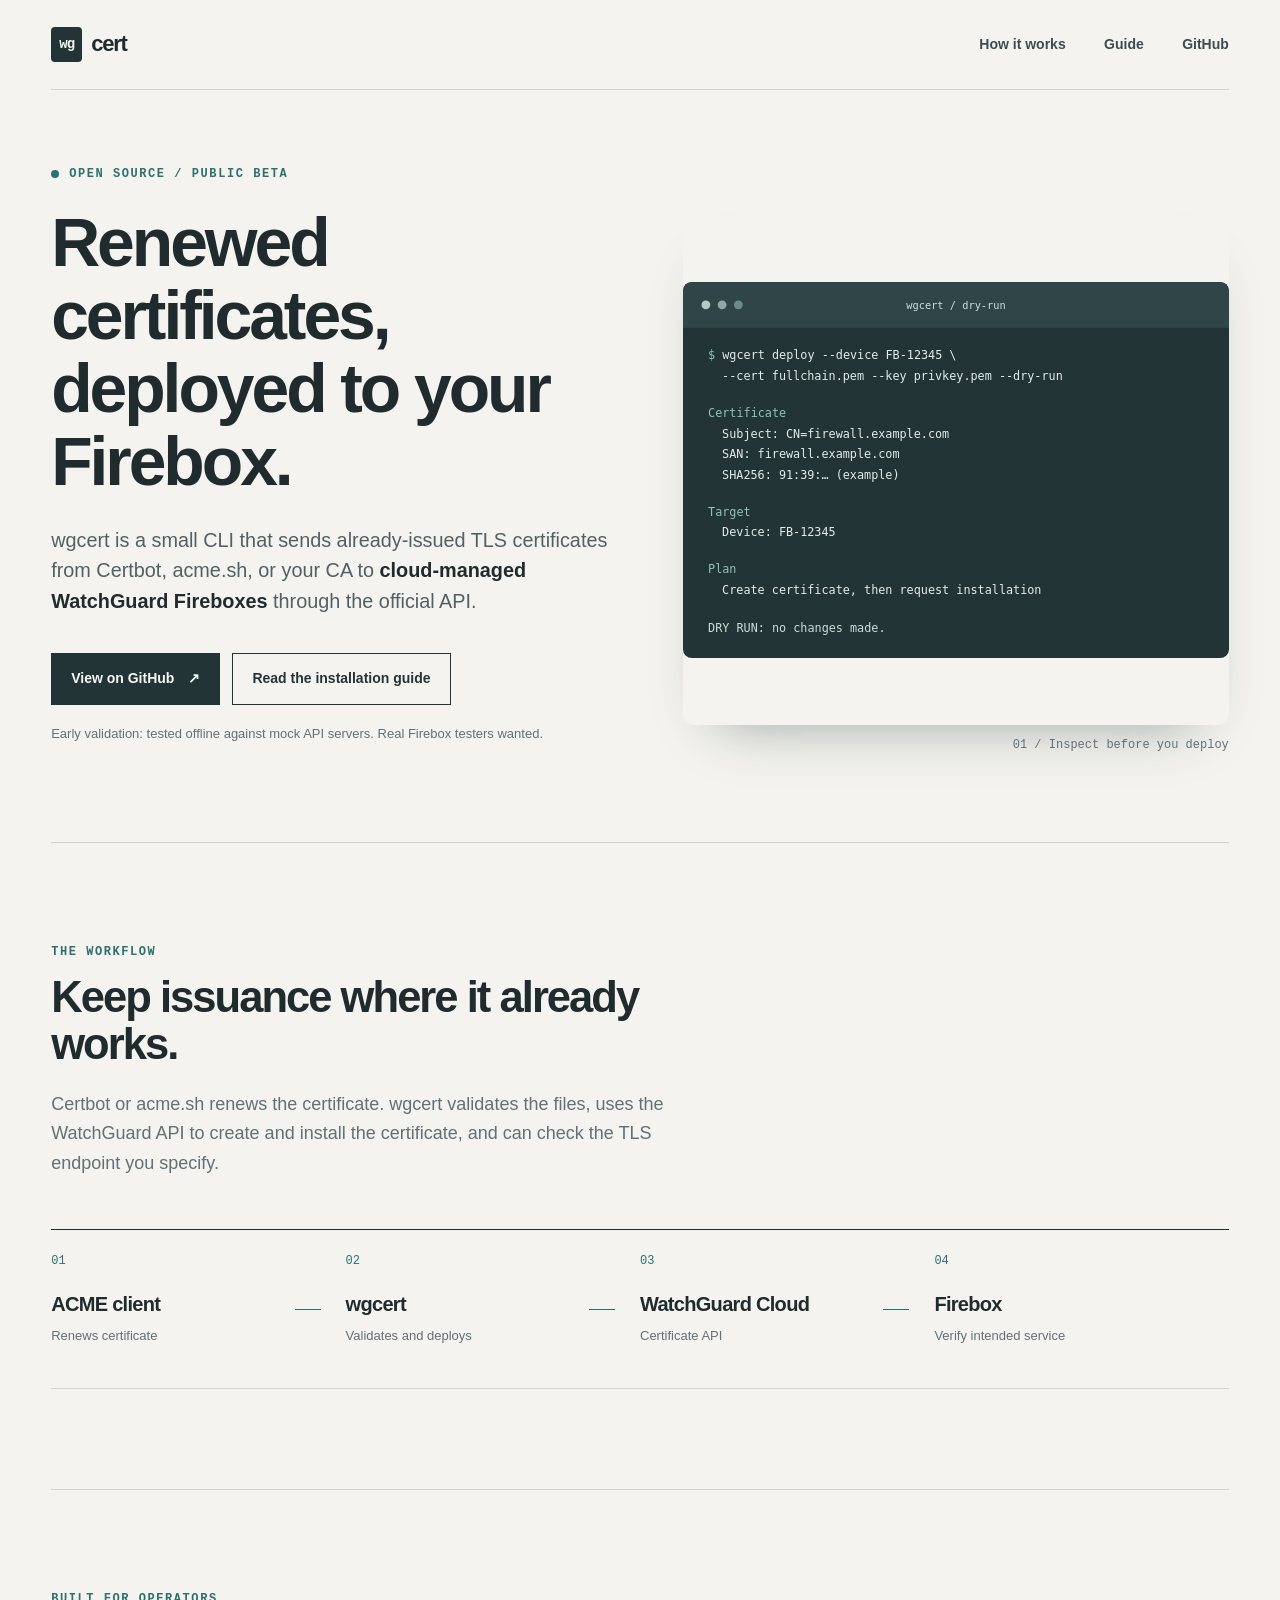
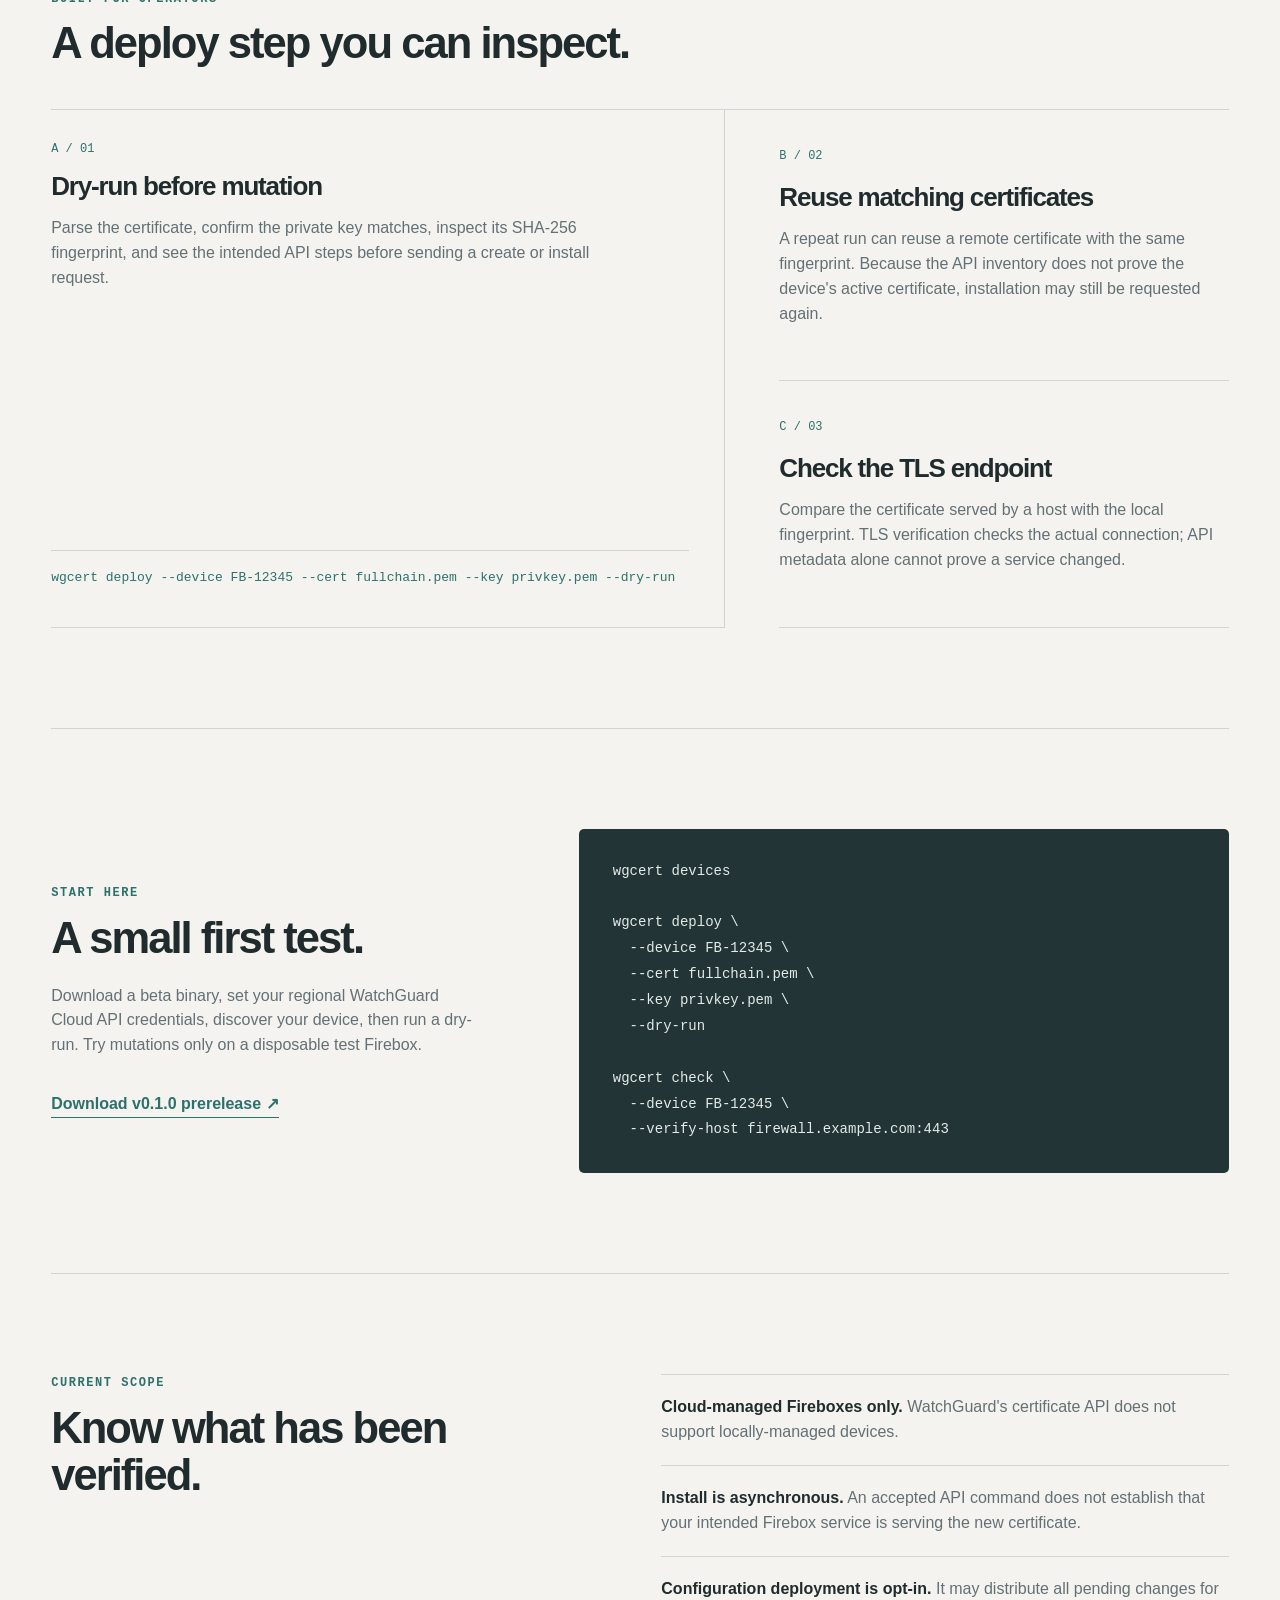
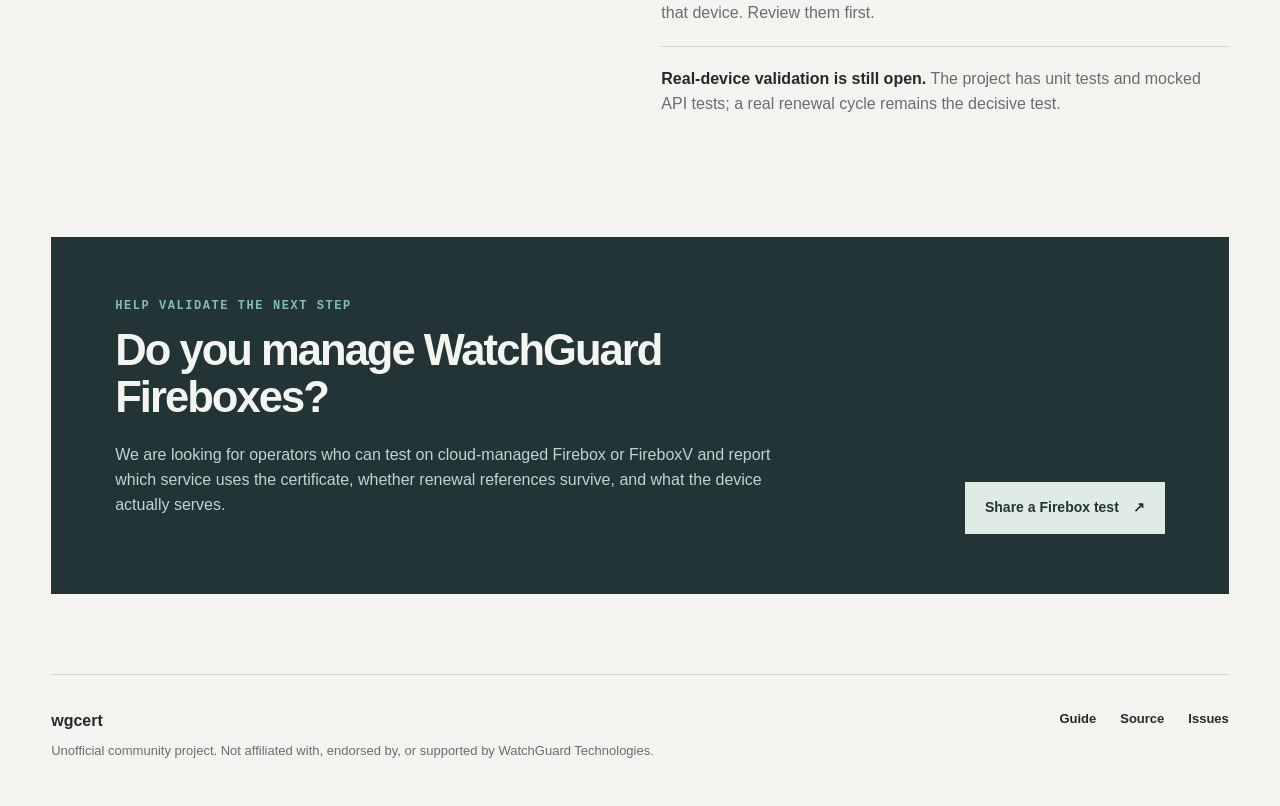
<file: site/index.html>
<!doctype html>
<html lang="en">
<head>
  <meta charset="utf-8">
  <meta name="viewport" content="width=device-width, initial-scale=1">
  <meta name="theme-color" content="#f4f3ef">
  <title>WatchGuard Firebox ACME certificate deployment | wgcert</title>
  <meta name="description" content="Deploy renewed Let's Encrypt and ACME TLS certificates to cloud-managed WatchGuard Fireboxes with wgcert, an open-source Go CLI. Public beta seeking Firebox testers.">
  <link rel="canonical" href="https://eliazv.github.io/watchguard-acme-deploy/">
  <meta property="og:type" content="website">
  <meta property="og:title" content="wgcert — ACME certificate deployment for WatchGuard Firebox">
  <meta property="og:description" content="A small open-source CLI connecting Certbot or acme.sh to cloud-managed Fireboxes through the official WatchGuard API.">
  <meta property="og:url" content="https://eliazv.github.io/watchguard-acme-deploy/">
  <meta property="og:image" content="https://eliazv.github.io/watchguard-acme-deploy/terminal.svg">
  <link rel="stylesheet" href="style.css">
</head>
<body>
  <div class="site-shell">
    <header class="topbar">
      <a class="brand" href="./" aria-label="wgcert home"><span class="brand-mark">wg</span><span>cert</span></a>
      <nav aria-label="Main navigation"><a href="#how-it-works">How it works</a><a href="guide.html">Guide</a><a href="https://github.com/eliazv/watchguard-acme-deploy" rel="noopener noreferrer">GitHub</a></nav>
    </header>

    <main>
      <section class="hero" aria-labelledby="hero-title">
        <div class="hero-copy">
          <div class="eyebrow"><span class="signal"></span> OPEN SOURCE / PUBLIC BETA</div>
          <h1 id="hero-title">Renewed certificates, deployed to your Firebox.</h1>
          <p class="lead">wgcert is a small CLI that sends already-issued TLS certificates from Certbot, acme.sh, or your CA to <strong>cloud-managed WatchGuard Fireboxes</strong> through the official API.</p>
          <div class="hero-actions"><a class="button primary" href="https://github.com/eliazv/watchguard-acme-deploy" rel="noopener noreferrer">View on GitHub <span aria-hidden="true">↗</span></a><a class="button secondary" href="guide.html">Read the installation guide</a></div>
          <p class="hero-note">Early validation: tested offline against mock API servers. Real Firebox testers wanted.</p>
        </div>
        <div class="hero-visual"><img src="terminal.svg" alt="Illustrative terminal output showing wgcert dry-run certificate metadata and a mutation-free deployment plan" width="740" height="510"><span class="visual-caption">01 / Inspect before you deploy</span></div>
      </section>

      <section id="how-it-works" class="section process" aria-labelledby="process-title">
        <div class="section-heading"><p class="kicker">THE WORKFLOW</p><h2 id="process-title">Keep issuance where it already works.</h2><p>Certbot or acme.sh renews the certificate. wgcert validates the files, uses the WatchGuard API to create and install the certificate, and can check the TLS endpoint you specify.</p></div>
        <div class="flow" aria-label="Certificate deployment flow"><div><span>01</span><strong>ACME client</strong><small>Renews certificate</small></div><div><span>02</span><strong>wgcert</strong><small>Validates and deploys</small></div><div><span>03</span><strong>WatchGuard Cloud</strong><small>Certificate API</small></div><div><span>04</span><strong>Firebox</strong><small>Verify intended service</small></div></div>
      </section>

      <section class="section details" aria-labelledby="details-title">
        <div class="section-heading"><p class="kicker">BUILT FOR OPERATORS</p><h2 id="details-title">A deploy step you can inspect.</h2></div>
        <div class="detail-grid"><article class="detail large"><span class="detail-index">A / 01</span><h3>Dry-run before mutation</h3><p>Parse the certificate, confirm the private key matches, inspect its SHA-256 fingerprint, and see the intended API steps before sending a create or install request.</p><code>wgcert deploy --device FB-12345 --cert fullchain.pem --key privkey.pem --dry-run</code></article><article class="detail"><span class="detail-index">B / 02</span><h3>Reuse matching certificates</h3><p>A repeat run can reuse a remote certificate with the same fingerprint. Because the API inventory does not prove the device's active certificate, installation may still be requested again.</p></article><article class="detail"><span class="detail-index">C / 03</span><h3>Check the TLS endpoint</h3><p>Compare the certificate served by a host with the local fingerprint. TLS verification checks the actual connection; API metadata alone cannot prove a service changed.</p></article></div>
      </section>

      <section class="section quickstart" aria-labelledby="quick-title"><div><p class="kicker">START HERE</p><h2 id="quick-title">A small first test.</h2><p>Download a beta binary, set your regional WatchGuard Cloud API credentials, discover your device, then run a dry-run. Try mutations only on a disposable test Firebox.</p><a class="text-link" href="https://github.com/eliazv/watchguard-acme-deploy/releases/tag/v0.1.0" rel="noopener noreferrer">Download v0.1.0 prerelease <span aria-hidden="true">↗</span></a></div><pre aria-label="Example commands"><code>wgcert devices

wgcert deploy \
  --device FB-12345 \
  --cert fullchain.pem \
  --key privkey.pem \
  --dry-run

wgcert check \
  --device FB-12345 \
  --verify-host firewall.example.com:443</code></pre></section>

      <section class="section limitations" aria-labelledby="limits-title"><div><p class="kicker">CURRENT SCOPE</p><h2 id="limits-title">Know what has been verified.</h2></div><div class="limits-list"><p><strong>Cloud-managed Fireboxes only.</strong> WatchGuard's certificate API does not support locally-managed devices.</p><p><strong>Install is asynchronous.</strong> An accepted API command does not establish that your intended Firebox service is serving the new certificate.</p><p><strong>Configuration deployment is opt-in.</strong> It may distribute all pending changes for that device. Review them first.</p><p><strong>Real-device validation is still open.</strong> The project has unit tests and mocked API tests; a real renewal cycle remains the decisive test.</p></div></section>

      <section class="callout"><div><p class="kicker">HELP VALIDATE THE NEXT STEP</p><h2>Do you manage WatchGuard Fireboxes?</h2><p>We are looking for operators who can test on cloud-managed Firebox or FireboxV and report which service uses the certificate, whether renewal references survive, and what the device actually serves.</p></div><a class="button primary" href="https://github.com/eliazv/watchguard-acme-deploy/issues/new/choose" rel="noopener noreferrer">Share a Firebox test <span aria-hidden="true">↗</span></a></section>
    </main>
    <footer><div><strong>wgcert</strong><span>Unofficial community project. Not affiliated with, endorsed by, or supported by WatchGuard Technologies.</span></div><div><a href="guide.html">Guide</a><a href="https://github.com/eliazv/watchguard-acme-deploy" rel="noopener noreferrer">Source</a><a href="https://github.com/eliazv/watchguard-acme-deploy/issues" rel="noopener noreferrer">Issues</a></div></footer>
  </div>
</body>
</html>
</file>
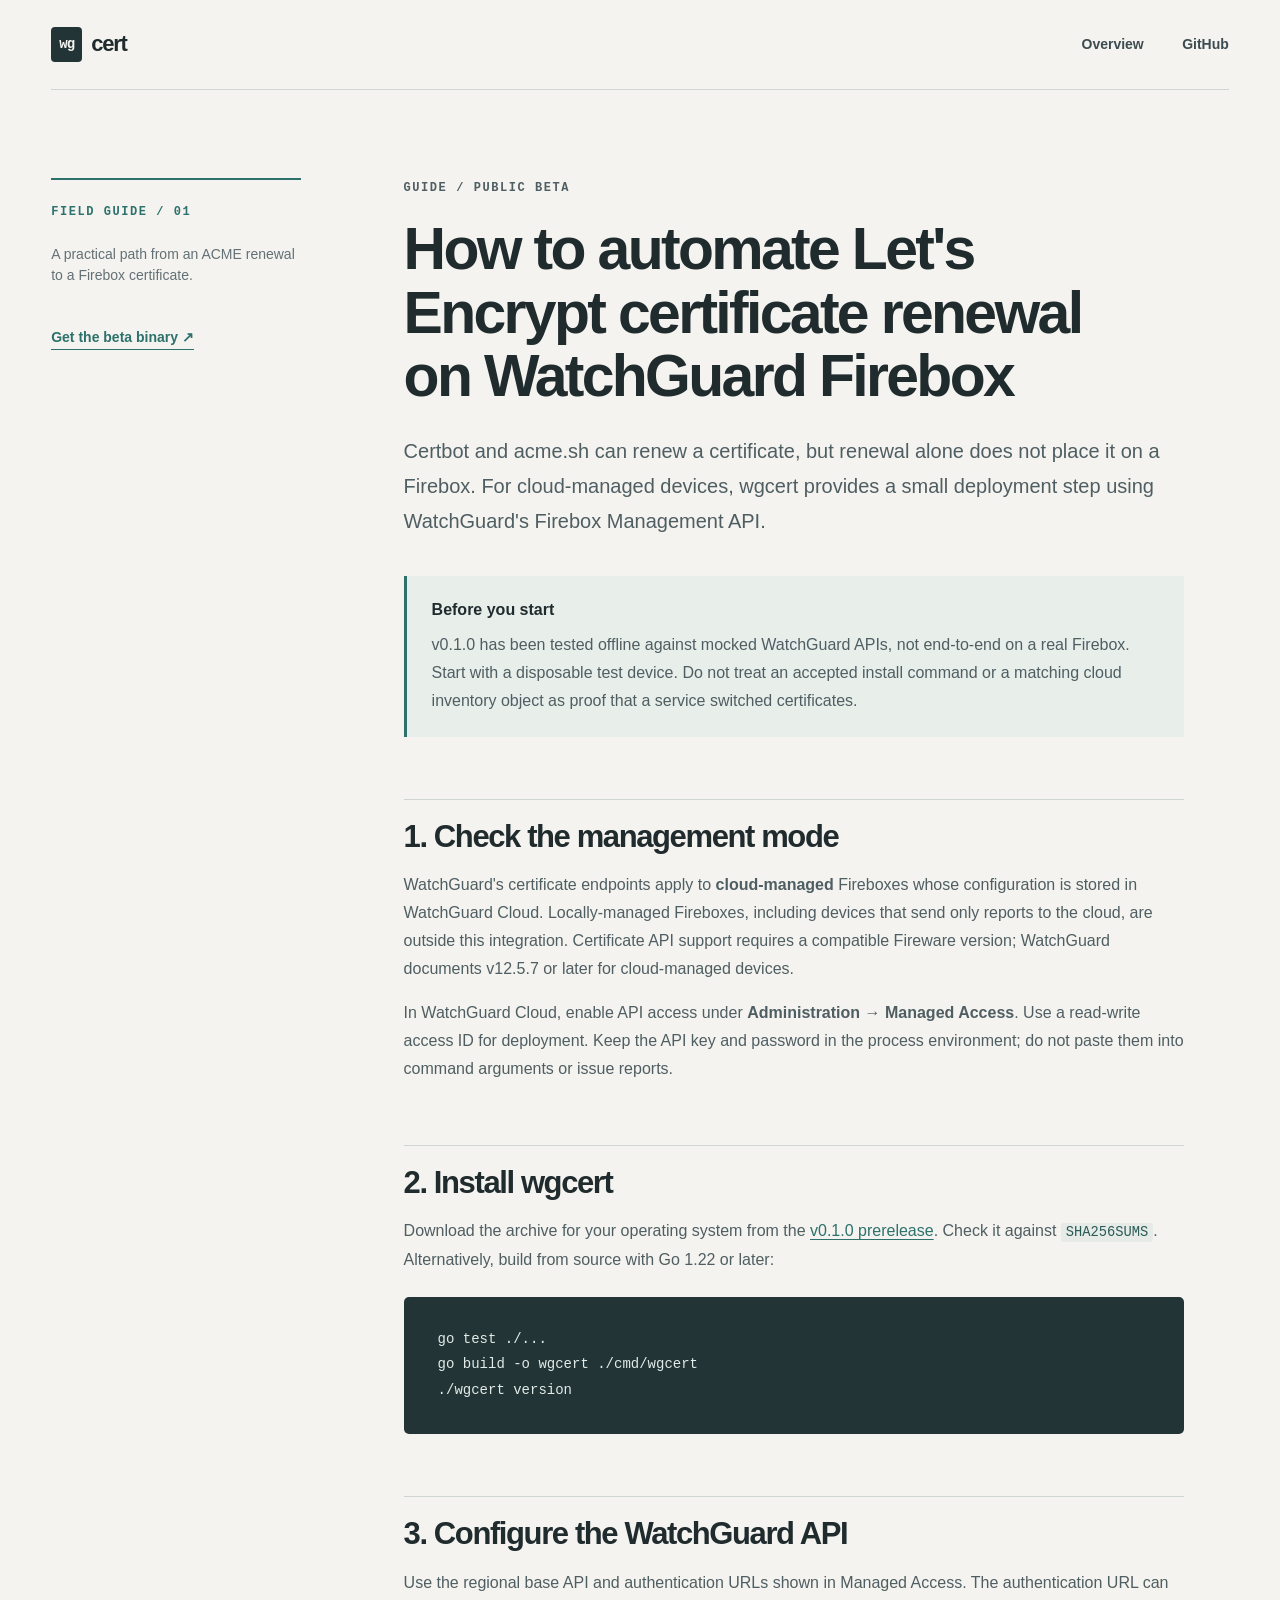
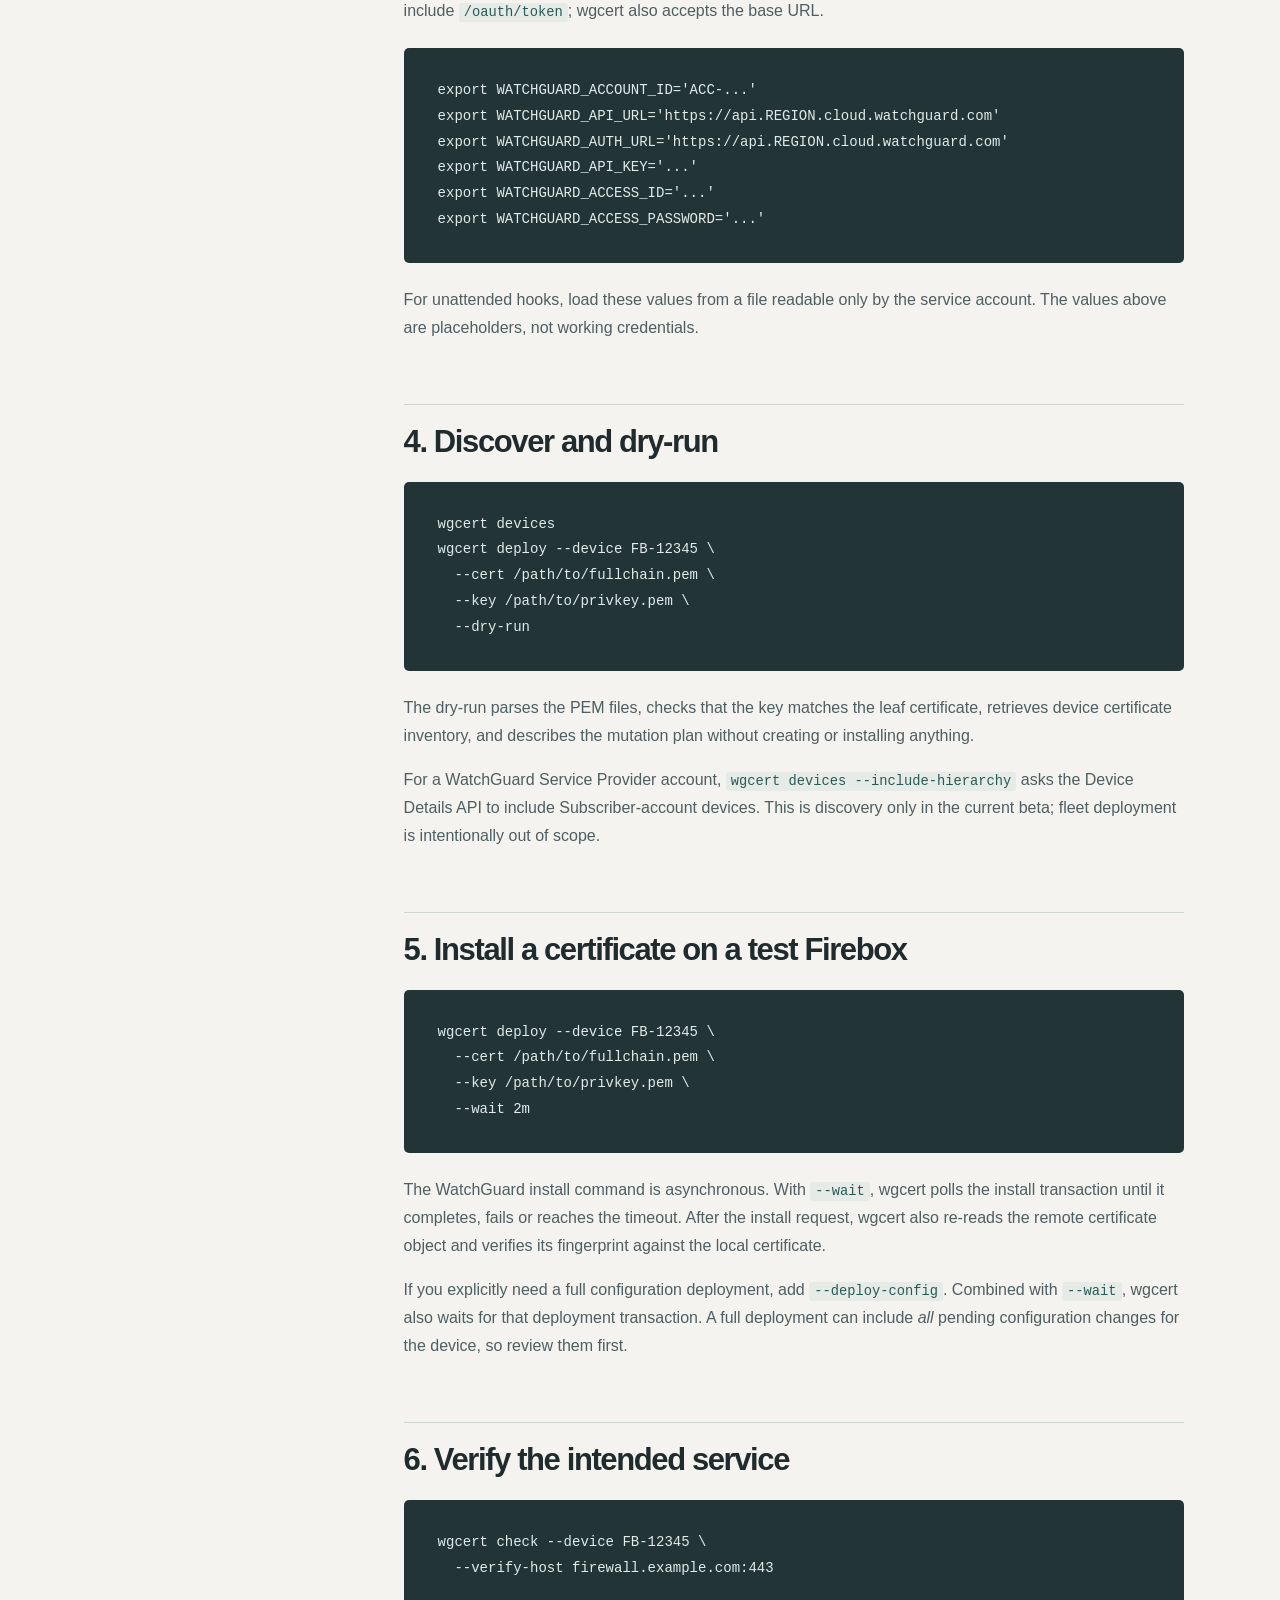
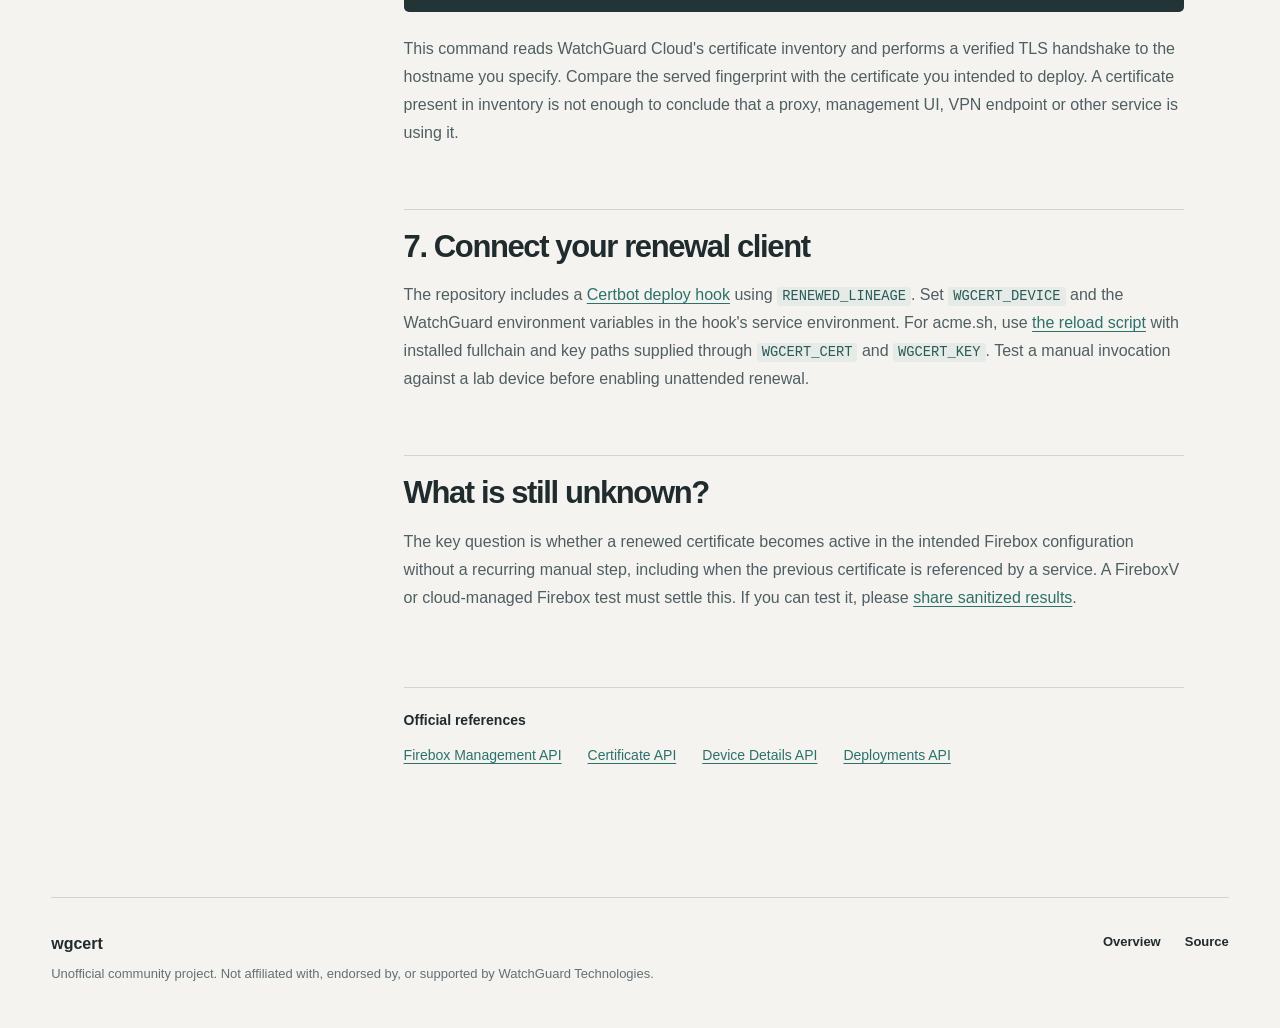
<file: site/guide.html>
<!doctype html>
<html lang="en">
<head>
  <meta charset="utf-8">
  <meta name="viewport" content="width=device-width, initial-scale=1">
  <meta name="theme-color" content="#f4f3ef">
  <title>How to automate Let's Encrypt certificate renewal on WatchGuard Firebox | wgcert</title>
  <meta name="description" content="A practical guide to moving renewed Let's Encrypt certificates from Certbot or acme.sh to cloud-managed WatchGuard Fireboxes, with dry-run, transaction waiting and TLS verification steps.">
  <link rel="canonical" href="https://eliazv.github.io/watchguard-acme-deploy/guide.html">
  <link rel="stylesheet" href="style.css">
</head>
<body>
  <div class="site-shell">
    <header class="topbar"><a class="brand" href="./" aria-label="wgcert home"><span class="brand-mark">wg</span><span>cert</span></a><nav aria-label="Main navigation"><a href="./">Overview</a><a href="https://github.com/eliazv/watchguard-acme-deploy" rel="noopener noreferrer">GitHub</a></nav></header>
    <main class="article-layout"><aside class="article-aside"><span class="kicker">FIELD GUIDE / 01</span><p>A practical path from an ACME renewal to a Firebox certificate.</p><a class="text-link" href="https://github.com/eliazv/watchguard-acme-deploy/releases/tag/v0.1.0" rel="noopener noreferrer">Get the beta binary ↗</a></aside><article class="article"><p class="kicker">GUIDE / PUBLIC BETA</p><h1>How to automate Let's Encrypt certificate renewal on WatchGuard Firebox</h1><p class="article-lead">Certbot and acme.sh can renew a certificate, but renewal alone does not place it on a Firebox. For cloud-managed devices, wgcert provides a small deployment step using WatchGuard's Firebox Management API.</p>
      <div class="article-warning"><strong>Before you start</strong><p>v0.1.0 has been tested offline against mocked WatchGuard APIs, not end-to-end on a real Firebox. Start with a disposable test device. Do not treat an accepted install command or a matching cloud inventory object as proof that a service switched certificates.</p></div>
      <h2>1. Check the management mode</h2><p>WatchGuard's certificate endpoints apply to <strong>cloud-managed</strong> Fireboxes whose configuration is stored in WatchGuard Cloud. Locally-managed Fireboxes, including devices that send only reports to the cloud, are outside this integration. Certificate API support requires a compatible Fireware version; WatchGuard documents v12.5.7 or later for cloud-managed devices.</p><p>In WatchGuard Cloud, enable API access under <strong>Administration → Managed Access</strong>. Use a read-write access ID for deployment. Keep the API key and password in the process environment; do not paste them into command arguments or issue reports.</p>
      <h2>2. Install wgcert</h2><p>Download the archive for your operating system from the <a href="https://github.com/eliazv/watchguard-acme-deploy/releases/tag/v0.1.0" rel="noopener noreferrer">v0.1.0 prerelease</a>. Check it against <code>SHA256SUMS</code>. Alternatively, build from source with Go 1.22 or later:</p><pre><code>go test ./...
go build -o wgcert ./cmd/wgcert
./wgcert version</code></pre>
      <h2>3. Configure the WatchGuard API</h2><p>Use the regional base API and authentication URLs shown in Managed Access. The authentication URL can include <code>/oauth/token</code>; wgcert also accepts the base URL.</p><pre><code>export WATCHGUARD_ACCOUNT_ID='ACC-...'
export WATCHGUARD_API_URL='https://api.REGION.cloud.watchguard.com'
export WATCHGUARD_AUTH_URL='https://api.REGION.cloud.watchguard.com'
export WATCHGUARD_API_KEY='...'
export WATCHGUARD_ACCESS_ID='...'
export WATCHGUARD_ACCESS_PASSWORD='...'</code></pre><p>For unattended hooks, load these values from a file readable only by the service account. The values above are placeholders, not working credentials.</p>
      <h2>4. Discover and dry-run</h2><pre><code>wgcert devices
wgcert deploy --device FB-12345 \
  --cert /path/to/fullchain.pem \
  --key /path/to/privkey.pem \
  --dry-run</code></pre><p>The dry-run parses the PEM files, checks that the key matches the leaf certificate, retrieves device certificate inventory, and describes the mutation plan without creating or installing anything.</p><p>For a WatchGuard Service Provider account, <code>wgcert devices --include-hierarchy</code> asks the Device Details API to include Subscriber-account devices. This is discovery only in the current beta; fleet deployment is intentionally out of scope.</p>
      <h2>5. Install a certificate on a test Firebox</h2><pre><code>wgcert deploy --device FB-12345 \
  --cert /path/to/fullchain.pem \
  --key /path/to/privkey.pem \
  --wait 2m</code></pre><p>The WatchGuard install command is asynchronous. With <code>--wait</code>, wgcert polls the install transaction until it completes, fails or reaches the timeout. After the install request, wgcert also re-reads the remote certificate object and verifies its fingerprint against the local certificate.</p><p>If you explicitly need a full configuration deployment, add <code>--deploy-config</code>. Combined with <code>--wait</code>, wgcert also waits for that deployment transaction. A full deployment can include <em>all</em> pending configuration changes for the device, so review them first.</p>
      <h2>6. Verify the intended service</h2><pre><code>wgcert check --device FB-12345 \
  --verify-host firewall.example.com:443</code></pre><p>This command reads WatchGuard Cloud's certificate inventory and performs a verified TLS handshake to the hostname you specify. Compare the served fingerprint with the certificate you intended to deploy. A certificate present in inventory is not enough to conclude that a proxy, management UI, VPN endpoint or other service is using it.</p>
      <h2>7. Connect your renewal client</h2><p>The repository includes a <a href="https://github.com/eliazv/watchguard-acme-deploy/blob/main/hooks/certbot/deploy.sh" rel="noopener noreferrer">Certbot deploy hook</a> using <code>RENEWED_LINEAGE</code>. Set <code>WGCERT_DEVICE</code> and the WatchGuard environment variables in the hook's service environment. For acme.sh, use <a href="https://github.com/eliazv/watchguard-acme-deploy/blob/main/hooks/acme.sh/reload.sh" rel="noopener noreferrer">the reload script</a> with installed fullchain and key paths supplied through <code>WGCERT_CERT</code> and <code>WGCERT_KEY</code>. Test a manual invocation against a lab device before enabling unattended renewal.</p>
      <h2>What is still unknown?</h2><p>The key question is whether a renewed certificate becomes active in the intended Firebox configuration without a recurring manual step, including when the previous certificate is referenced by a service. A FireboxV or cloud-managed Firebox test must settle this. If you can test it, please <a href="https://github.com/eliazv/watchguard-acme-deploy/issues/new/choose" rel="noopener noreferrer">share sanitized results</a>.</p>
      <div class="sources"><strong>Official references</strong><a href="https://www.watchguard.com/help/docs/API/Content/en-US/firebox/management/v1/management.html" rel="noopener noreferrer">Firebox Management API</a><a href="https://www.watchguard.com/help/docs/API/Content/en-US/firebox/management/v1/certificates_fireboxes.html" rel="noopener noreferrer">Certificate API</a><a href="https://www.watchguard.com/help/docs/API/Content/en-US/firebox/management/v1/device_details.html" rel="noopener noreferrer">Device Details API</a><a href="https://www.watchguard.com/help/docs/API/Content/en-US/firebox/management/v1/deployments.html" rel="noopener noreferrer">Deployments API</a></div>
    </article></main>
    <footer><div><strong>wgcert</strong><span>Unofficial community project. Not affiliated with, endorsed by, or supported by WatchGuard Technologies.</span></div><div><a href="./">Overview</a><a href="https://github.com/eliazv/watchguard-acme-deploy" rel="noopener noreferrer">Source</a></div></footer>
  </div>
</body>
</html>
</file>
<file: site/style.css>
:root{color-scheme:light;--bg:#f4f3ef;--paper:#fbfaf7;--ink:#202b2e;--muted:#637075;--line:#cfd5d2;--accent:#2d716c;--dark:#233437;--light:#e8eeea;font-family:Geist,"Segoe UI",Arial,sans-serif}*{box-sizing:border-box}html{scroll-behavior:smooth}body{margin:0;background:var(--bg);color:var(--ink);font-size:16px;line-height:1.55}a{color:inherit;text-decoration:none}a:hover{text-decoration:underline}a:focus-visible{outline:3px solid var(--accent);outline-offset:4px}img{max-width:100%;display:block}.site-shell{max-width:1400px;margin:auto;padding:0 clamp(20px,4vw,58px)}.topbar{height:90px;display:flex;align-items:center;justify-content:space-between;border-bottom:1px solid var(--line)}.brand{display:inline-flex;align-items:center;gap:9px;font-size:22px;font-weight:700;letter-spacing:-.06em}.brand:hover{text-decoration:none}.brand-mark{background:var(--dark);color:var(--bg);font-family:ui-monospace,Consolas,monospace;font-size:14px;letter-spacing:-.06em;padding:7px 8px;border-radius:4px}.topbar nav{display:flex;gap:clamp(16px,3vw,42px);font-size:14px;font-weight:600}.topbar nav a{color:#3d4c50}.topbar nav a:hover{color:var(--accent)}.hero{display:grid;grid-template-columns:minmax(0,1.02fr) minmax(0,.98fr);gap:clamp(30px,5vw,78px);align-items:center;min-height:650px;padding:75px 0 85px}.eyebrow,.kicker{font-family:ui-monospace,Consolas,monospace;color:var(--accent);font-size:12px;font-weight:700;letter-spacing:.13em}.eyebrow{display:flex;gap:10px;align-items:center}.signal{width:8px;height:8px;border-radius:50%;background:var(--accent)}h1,h2,h3,p{margin-top:0}h1,h2,h3{letter-spacing:-.045em;line-height:1.08}h1{font-size:clamp(48px,5.3vw,78px);max-width:700px;margin:22px 0 26px;font-weight:650}h2{font-size:clamp(34px,3.4vw,50px);font-weight:630;margin:0 0 22px}h3{font-size:26px;font-weight:630;margin:16px 0}.lead{font-size:clamp(18px,1.55vw,21px);line-height:1.55;max-width:620px;color:#526064}.lead strong{color:var(--ink);font-weight:650}.hero-actions{display:flex;flex-wrap:wrap;gap:12px;margin:36px 0 19px}.button{display:inline-flex;align-items:center;justify-content:center;gap:14px;min-height:52px;padding:0 19px;font-size:14px;font-weight:700;border:1px solid var(--dark);transition:transform .2s ease,background .2s ease,color .2s ease}.button:hover{text-decoration:none;transform:translateY(-2px)}.button:active{transform:translateY(1px)}.primary{background:var(--dark);color:#f7f8f5}.primary:hover{background:#365657}.secondary{background:transparent;color:var(--dark)}.secondary:hover{background:var(--light)}.hero-note{font-size:13px;color:var(--muted);max-width:560px}.hero-visual{align-self:center;padding-top:45px}.hero-visual img{box-shadow:0 28px 56px -34px rgba(17,40,41,.45);width:100%;border-radius:12px}.visual-caption{display:block;text-align:right;margin-top:13px;font:12px ui-monospace,Consolas,monospace;color:var(--muted)}.section{border-top:1px solid var(--line);padding:100px 0}.section-heading{max-width:660px}.section-heading>p:last-child{color:var(--muted);font-size:18px;line-height:1.65}.flow{display:grid;grid-template-columns:repeat(4,1fr);margin-top:50px;border-top:1px solid var(--ink);border-bottom:1px solid var(--line)}.flow>div{position:relative;min-height:158px;padding:24px 20px 20px 0;display:flex;flex-direction:column;gap:6px}.flow>div:not(:last-child)::after{content:"";position:absolute;right:25px;top:50%;width:26px;height:1px;background:var(--accent)}.flow span,.detail-index{font:12px ui-monospace,Consolas,monospace;color:var(--accent)}.flow strong{margin-top:15px;font-size:20px;letter-spacing:-.035em}.flow small{color:var(--muted);font-size:13px}.details .section-heading{margin-bottom:42px}.detail-grid{display:grid;grid-template-columns:1.2fr .8fr;gap:0 54px;border-top:1px solid var(--line)}.detail{border-bottom:1px solid var(--line);padding:32px 0 38px}.detail p{color:var(--muted);max-width:580px}.detail.large{grid-row:span 2;display:flex;flex-direction:column;justify-content:flex-start;padding-right:35px;border-right:1px solid var(--line)}.detail code{font-size:13px;white-space:normal;overflow-wrap:anywhere;display:block;margin-top:auto;padding:17px 0 0;border-top:1px solid var(--line);color:var(--accent)}.quickstart{display:grid;grid-template-columns:minmax(0,.8fr) minmax(0,1.2fr);gap:8%;align-items:center}.quickstart p:not(.kicker){color:var(--muted);max-width:440px}.text-link{display:inline-block;color:var(--accent);font-weight:700;border-bottom:1px solid var(--accent);margin-top:18px}.text-link:hover{text-decoration:none;color:var(--ink)}pre,code{font-family:"Geist Mono",ui-monospace,SFMono-Regular,Consolas,monospace}pre{background:var(--dark);color:#e1ebe7;padding:30px 34px;overflow:auto;font-size:14px;line-height:1.85;margin:0;border-radius:5px}pre code{font-size:inherit}.limitations{display:grid;grid-template-columns:1fr 1.1fr;gap:8%}.limits-list p{border-top:1px solid var(--line);padding:20px 0;margin:0;color:var(--muted)}.limits-list strong{color:var(--ink)}.callout{background:var(--dark);color:#f3f5f0;margin:0 0 80px;padding:60px clamp(30px,5vw,72px);display:flex;align-items:end;justify-content:space-between;gap:42px}.callout h2{max-width:610px}.callout p:not(.kicker){max-width:700px;color:#c4d2cd}.callout .kicker{color:#80bdb0}.callout .primary{background:#dfebe5;color:var(--dark);border-color:#dfebe5;white-space:nowrap}.callout .primary:hover{background:#fff}footer{border-top:1px solid var(--line);padding:34px 0 45px;display:flex;justify-content:space-between;gap:30px;font-size:13px;color:var(--muted)}footer>div:first-child{display:flex;flex-direction:column;gap:7px;max-width:640px}footer strong{color:var(--ink);font-size:16px}footer>div:last-child{display:flex;gap:24px;align-items:start}footer a{font-weight:650;color:var(--ink)}.article-layout{display:grid;grid-template-columns:250px minmax(0,780px);gap:clamp(50px,8vw,130px);padding:88px 0 130px}.article-aside{position:sticky;top:40px;height:fit-content;border-top:2px solid var(--accent);padding-top:20px;color:var(--muted);font-size:14px}.article-aside p{margin:22px 0}.article .kicker{margin-bottom:18px}.article h1{font-size:clamp(42px,4.6vw,64px);margin:0 0 26px}.article-lead{font-size:20px;color:#526064;line-height:1.6}.article h2{font-size:31px;margin:62px 0 18px;padding-top:20px;border-top:1px solid var(--line)}.article p{line-height:1.75;color:#4f5e62}.article a{color:var(--accent);text-decoration:underline;text-underline-offset:3px}.article code:not(pre code){font-size:.86em;background:#e6ebe7;padding:2px 5px;border-radius:3px;color:#285a56}.article pre{margin:23px 0}.article-warning{background:#e8eeea;border-left:3px solid var(--accent);padding:22px 25px;margin:37px 0}.article-warning p{margin:8px 0 0}.sources{border-top:1px solid var(--line);margin-top:75px;padding-top:22px;display:flex;flex-wrap:wrap;gap:14px 26px;font-size:14px}.sources strong{width:100%;color:var(--ink)}@media(max-width:900px){.hero{grid-template-columns:1fr;gap:35px;padding:58px 0 75px}.hero-visual{padding:0;max-width:700px}.flow{grid-template-columns:repeat(2,1fr)}.flow>div{min-height:140px}.flow>div:nth-child(2)::after{display:none}.quickstart,.limitations{grid-template-columns:1fr;gap:30px}.callout{align-items:start;flex-direction:column}.article-layout{grid-template-columns:1fr;gap:35px;padding:55px 0 90px}.article-aside{position:static;max-width:700px}}@media(max-width:620px){.site-shell{padding:0 20px}.topbar{height:74px}.topbar nav{gap:14px;font-size:13px}.topbar nav a:first-child{display:none}h1{font-size:45px}.hero{min-height:0}.hero-actions{flex-direction:column;align-items:stretch}.button{width:100%}.section{padding:70px 0}.flow{grid-template-columns:1fr}.flow>div{min-height:103px;padding:18px 0}.flow>div:not(:last-child){border-bottom:1px solid var(--line)}.flow>div::after{display:none}.flow strong{margin-top:4px}.detail-grid{grid-template-columns:1fr}.detail.large{grid-row:auto;border-right:0;padding-right:0}.detail code{margin-top:30px}.quickstart pre{font-size:12px;padding:22px}.callout{padding:35px 25px;margin-bottom:55px}footer{flex-direction:column}.article h1{font-size:40px}.article h2{font-size:28px}.article pre{font-size:12px;padding:20px}}
</file>
